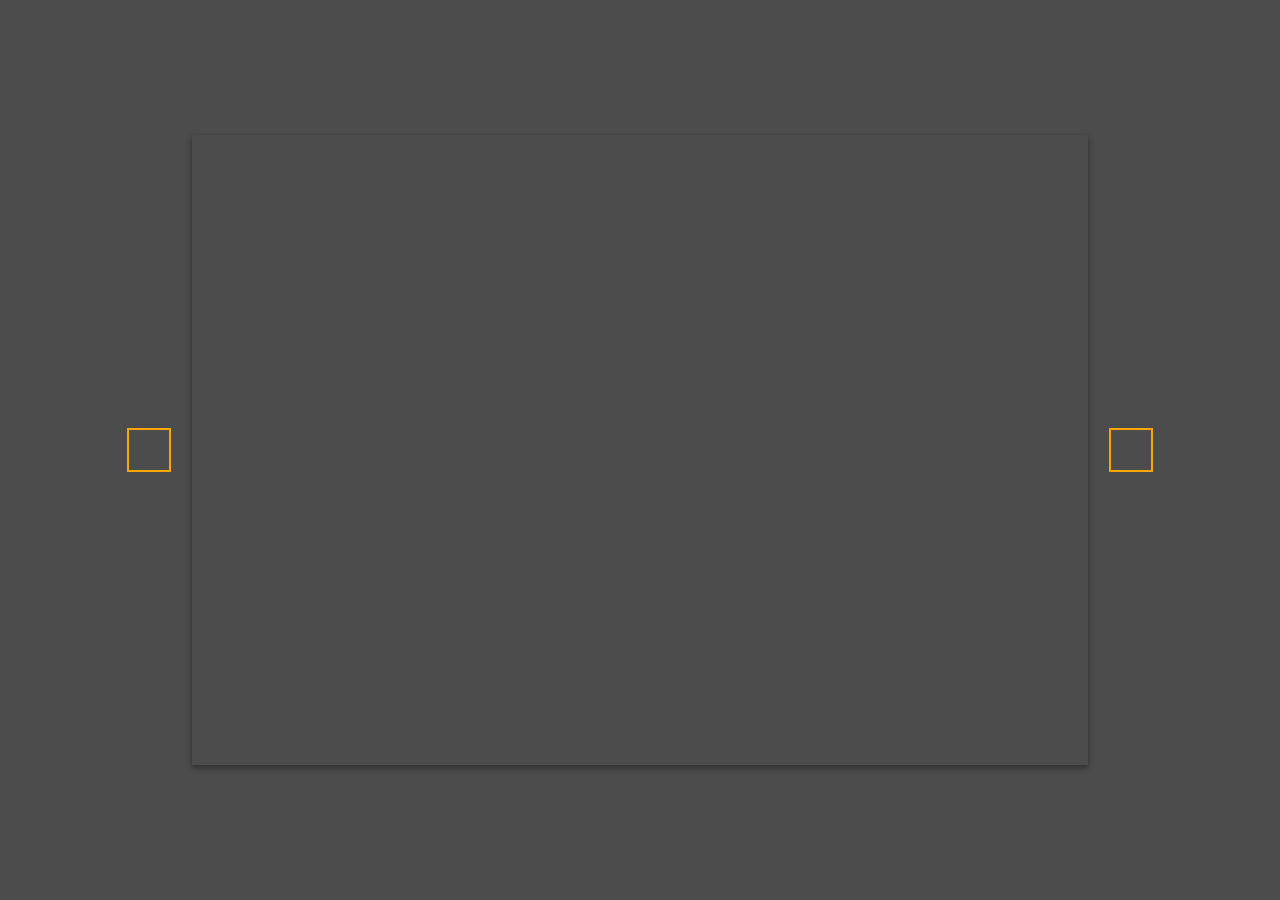
<file: backgroundmover/index.html>
<!DOCTYPE html>
<html lang="en">
  <head>
    <meta charset="UTF-8" />
    <meta name="viewport" content="width=device-width, initial-scale=1.0" />
    <link
      rel="stylesheet"
      href="https://cdnjs.cloudflare.com/ajax/libs/font-awesome/5.14.0/css/all.min.css"
      integrity="sha512-1PKOgIY59xJ8Co8+NE6FZ+LOAZKjy+KY8iq0G4B3CyeY6wYHN3yt9PW0XpSriVlkMXe40PTKnXrLnZ9+fkDaog=="
      crossorigin="anonymous"
    />
    <link rel="stylesheet" href="style.css" />
    <title>Background Slider</title>
  </head>
  <body>
    <div class="slider-container">
      <div
        class="slide active"
        style="
          background-image: url('https://images.unsplash.com/photo-1549880338-65ddcdfd017b?ixlib=rb-1.2.1&ixid=eyJhcHBfaWQiOjEyMDd9&auto=format&fit=crop&w=2100&q=80');
        "
      ></div>
      <div
        class="slide"
        style="
          background-image: url('https://images.unsplash.com/photo-1511593358241-7eea1f3c84e5?ixlib=rb-1.2.1&ixid=eyJhcHBfaWQiOjEyMDd9&auto=format&fit=crop&w=1934&q=80');
        "
      ></div>

      <div
        class="slide"
        style="
          background-image: url('https://images.unsplash.com/photo-1495467033336-2effd8753d51?ixlib=rb-1.2.1&ixid=eyJhcHBfaWQiOjEyMDd9&auto=format&fit=crop&w=2100&q=80');
        "
      ></div>

      <div
        class="slide"
        style="
          background-image: url('https://images.unsplash.com/photo-1522735338363-cc7313be0ae0?ixlib=rb-1.2.1&ixid=eyJhcHBfaWQiOjEyMDd9&auto=format&fit=crop&w=2689&q=80');
        "
      ></div>

      <div
        class="slide"
        style="
          background-image: url('https://images.unsplash.com/photo-1559087867-ce4c91325525?ixlib=rb-1.2.1&ixid=eyJhcHBfaWQiOjEyMDd9&auto=format&fit=crop&w=2100&q=80');
        "
      ></div>

      <button class="arrow left-arrow" id="left">
        <i class="fas fa-arrow-left"></i>
      </button>

      <button class="arrow right-arrow" id="right">
        <i class="fas fa-arrow-right"></i>
      </button>
    </div>
    <script src="script.js"></script>
  </body>
</html>
</file>
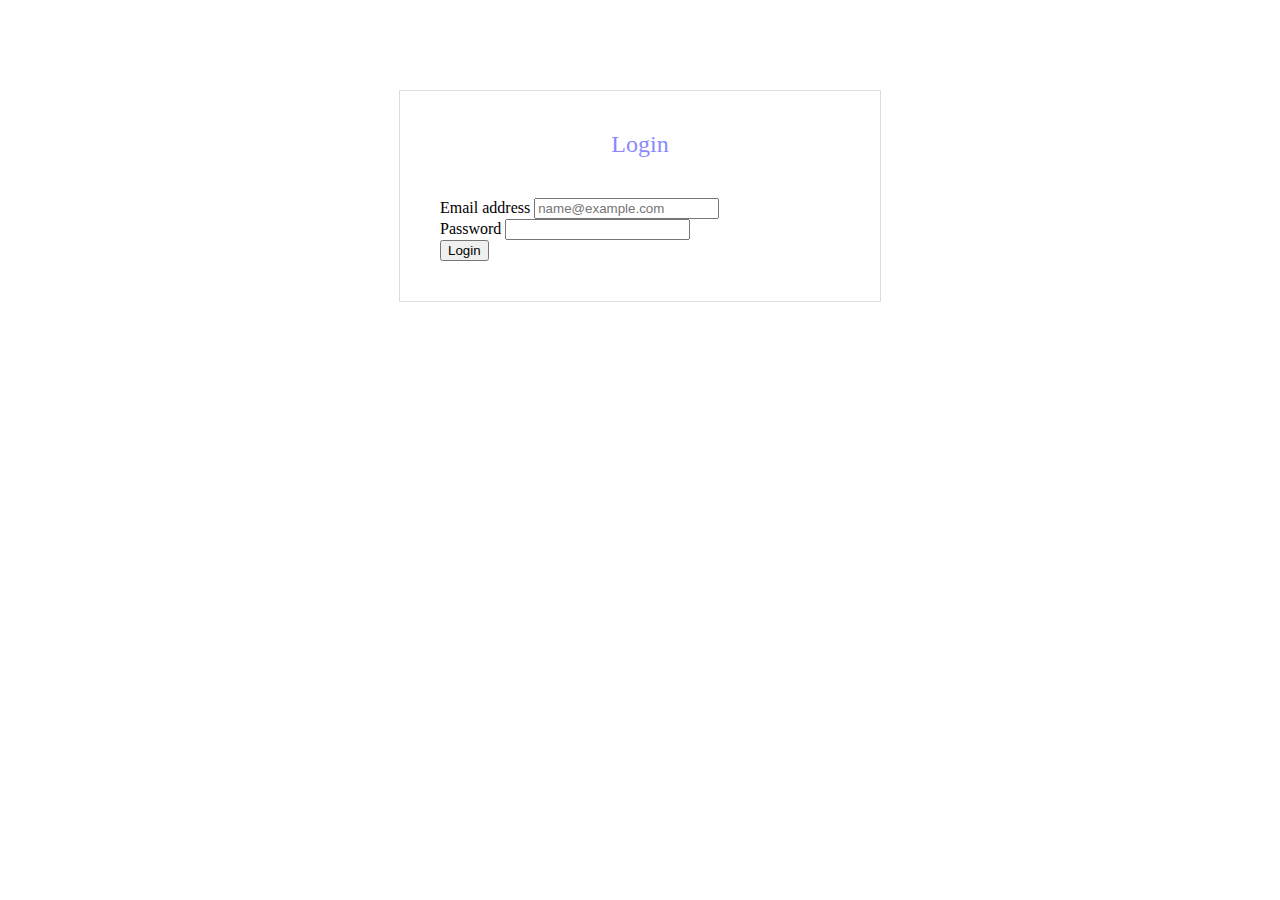
<file: Beginner Javascript Quiz/index.html>
<!DOCTYPE html>
<html lang="en">

<head>
  <meta charset="UTF-8">
  <meta name="viewport" content="width=device-width, initial-scale=1.0">
  <title>Welcome</title>
  <link href="style.css" rel="stylesheet">
  <!-- CSS only -->
  <link href="https://cdn.jsdelivr.net/npm/bootstrap@5.0.2/dist/css/bootstrap.min.css" rel="stylesheet"
    integrity="sha384-EVSTQN3/azprG1Anm3QDgpJLIm9Nao0Yz1ztcQTwFspd3yD65VohhpuuCOmLASjC" crossorigin="anonymous">

</head>

<body>
  <div>

  </div>
  <div class="login-div">
    <div class="title">Login</div>

    <div class="mb-3">
      <label for="email" class="form-label">Email address</label>
      <input type="email" class="form-control" id="email" placeholder="name@example.com">
    </div>
    <div class="mb-3">
      <label for="pass" class="form-label">Password</label>
      <input type="password" class="form-control" id="pass">
    </div>
    <div class="col-auto">
      <button type="submit" class="btn btn-primary" id="login-button">Login</button>
    </div>

  </div>


</body>
<script src="Script.js"></script>

</html>
</file>
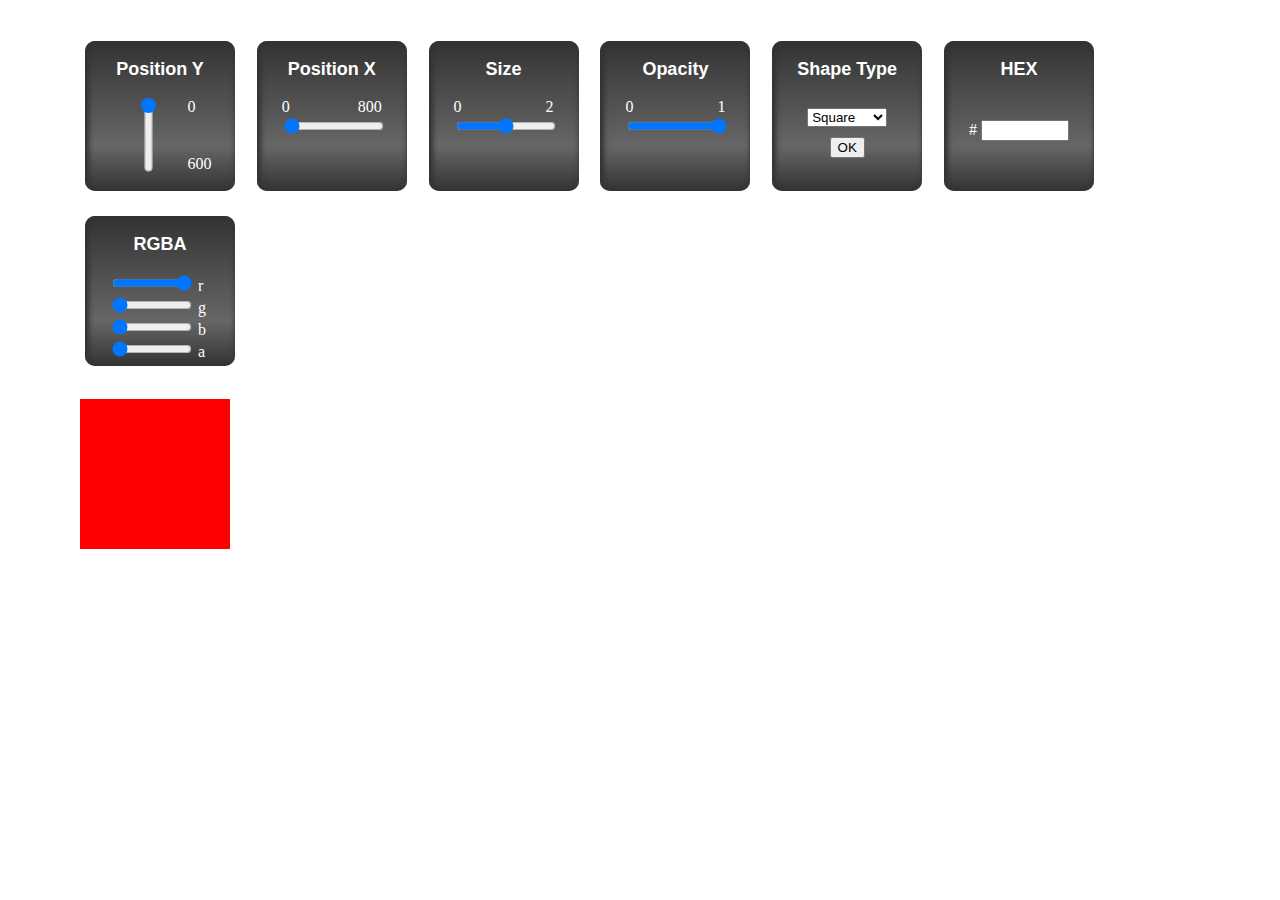
<file: Block-Manupulation/index.html>
<!DOCTYPE html>
<html lang="en">

<head>
    <meta charset="UTF-8">
    <meta http-equiv="X-UA-Compatible" content="IE=edge">
    <meta name="viewport" content="width=device-width, initial-scale=1.0">
    <title>Document</title>
    <link rel="stylesheet" href="style.css">
</head>

<body>

    <div class="menu">
        <div class="block">
            <h3 class="block-heading">Position Y</h3>
            <div class="wrapper vertical">
                <input type="range" name="" id="pos-y" min="0" max="600" value="0">
                <label for="pos-y">
                    <span>0</span>
                    <span>600</span>
                </label>
            </div>
        </div>
        <div class="block">
            <h3 class="block-heading">Position X</h3>
            <div class="wrapper horizontal">
                <label for="pos-x">
                    <span>0</span>
                    <span>800</span>
                </label>
                <input type="range" name="" id="pos-x" min="0" max="600" value="0">

            </div>
        </div>
        <div class="block">
            <h3 class="block-heading">Size</h3>
            <div class="wrapper horizontal">
                <label for="size">
                    <span>0</span>
                    <span>2</span>
                </label>
                <input type="range" name="" id="size" min="0" max="2" step="0.1">

            </div>
        </div>
        <div class="block">
            <h3 class="block-heading">Opacity</h3>
            <div class="wrapper horizontal">
                <label for="opac">
                    <span>0</span>
                    <span>1</span>
                </label>
                <input type="range" name="" id="opac" min="0" max="1" step="0.01" value="1">

            </div>
        </div>
        <div class="block">
            <h3 class="block-heading">Shape Type</h3>
            <div class="wrapper center">
                <select name="" id="shape-select">
                    <option value="1">Square</option>
                    <option value="2">Cricle</option>
                    <option value="3">Rhombus</option>
                </select>
                <button id="ok-shape">OK</button>
            </div>
        </div>
        <div class="block">
            <h3 class="block-heading">HEX</h3>
            <div class="wrapper hex-container">

                <label for="hex">#</label>
                <input type="text" name="" id="hex">
            </div>
        </div>
        <div class="block" id="responsible">
            <h3 class="block-heading">RGBA</h3>
            <div class="wrapper rgba-container">
                <input type="range" name="" id="rgba-r" min="0" max="255" value="255">
                <label for="rgba-r">r</label>
                <input type="range" name="" id="rgba-g" min="0" max="255" value="0">
                <label for="rgba-g">g</label>
                <input type="range" name="" id="rgba-b" min="0" max="255" value="0">
                <label for="rgba-b">b</label>
                <input type="range" name="" id="rgba-a" min="0" max="255" value="1">
                <label for="rgba-a">a</label>
            </div>
        </div>
    </div>
    <div class="container">
        <div id="block"></div>
    </div>

    <script src="script.js"></script>
</body>

</html>
</file>
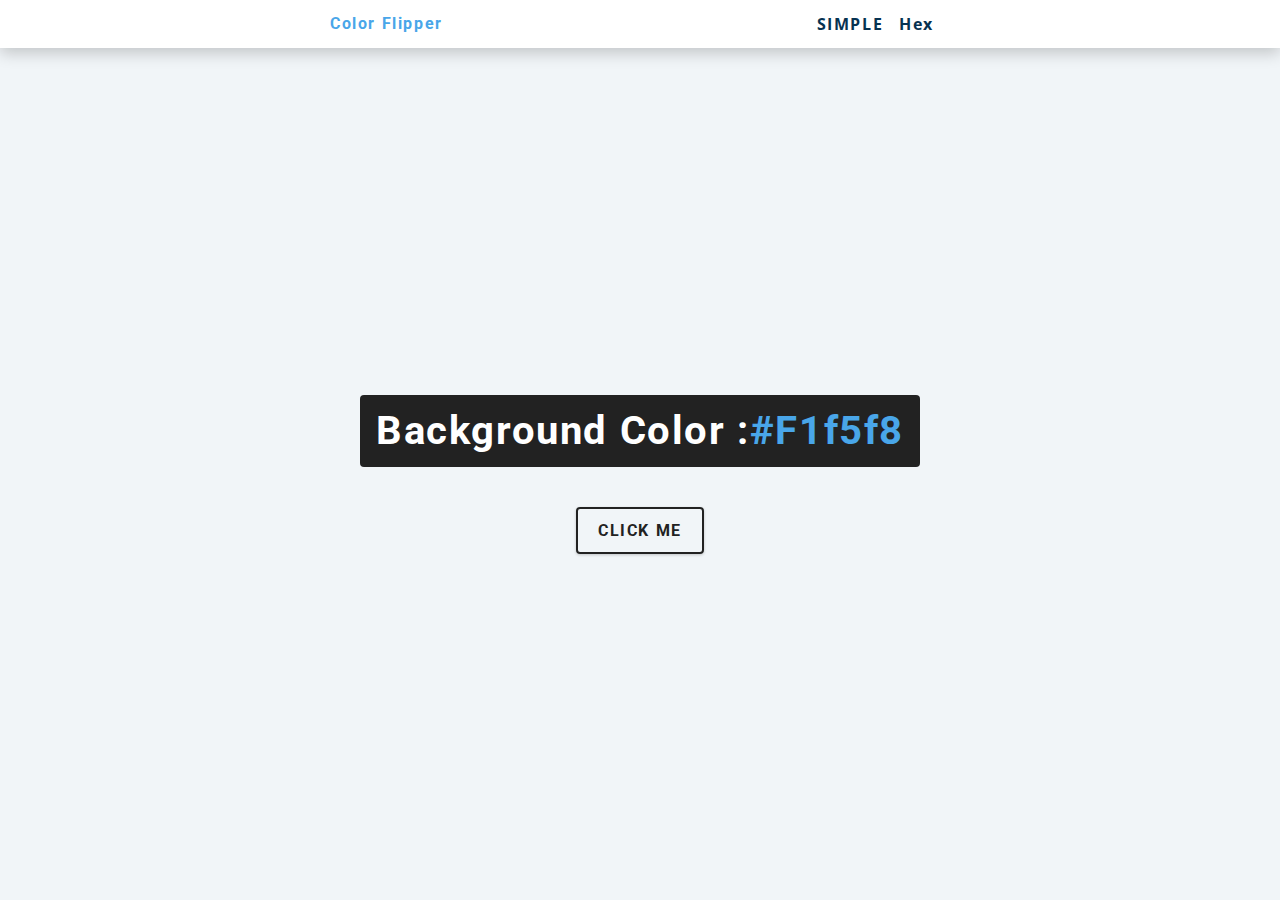
<file: COLOR FLIPPER/index.html>
<!DOCTYPE html>
<html lang="en">
<!-- THIS IS INDEX -->

<head>
    <meta charset="UTF-8" />
    <meta http-equiv="X-UA-Compatible" content="IE=edge" />
    <meta name="viewport" content="width=device-width, initial-scale=1.0" />
    <title>COLOR FLIPPER || SIMPLE</title>
    <link rel="stylesheet" href="styles.css" />
</head>

<body>
    <nav>
        <div class="nav-center">
            <h4>Color Flipper</h4>
            <ul class="nav-links">
                <li>
                    <a href="index.html">SIMPLE</a>
                </li>
                <li>
                    <a href="hex.html">Hex</a>
                </li>
            </ul>
        </div>
    </nav>
    <main>
        <div class="container">
            <h2>Background Color :<span class="color">#f1f5f8</span></h2>
            <button class="btn btn-hero" id="btn">CLick Me</button>
        </div>
    </main>
    <script src="app.js"></script>
</body>

</html>
</file>
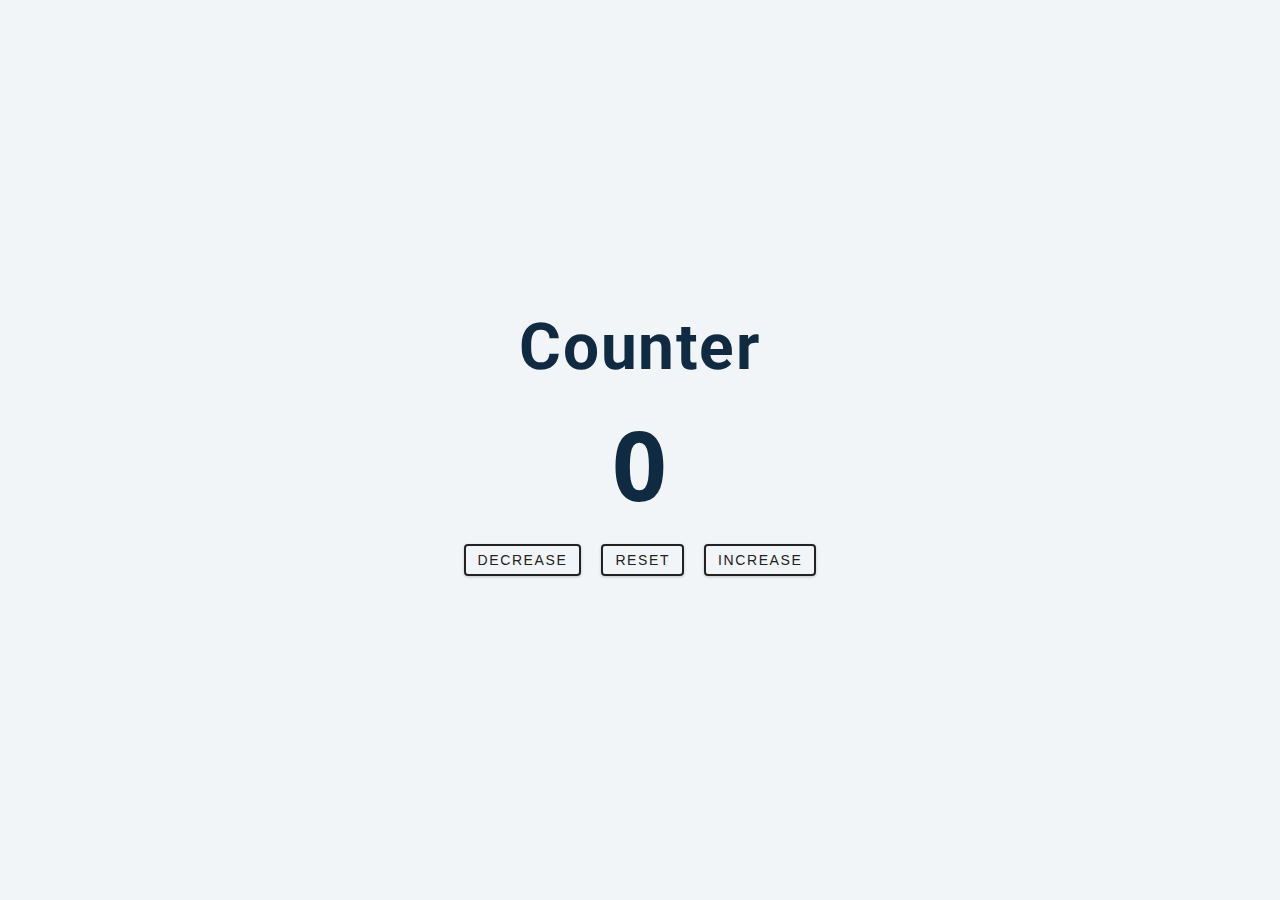
<file: counter/index.html>
<!DOCTYPE html>
<html lang="en">
  <head>
    <meta charset="UTF-8" />
    <meta name="viewport" content="width=device-width, initial-scale=1.0" />
    <title>Counter</title>

    <!-- styles -->
    <link rel="stylesheet" href="styles.css" />
  </head>
  <body>
    <main>
      <div class="container">
        <h1>counter</h1>
        <span id="value">0</span>
        <div class="button-container">
          <button class="btn decrease">decrease</button>
          <button class="btn reset">reset</button>
          <button class="btn increase">increase</button>
        </div>
      </div>
    </main>
    <!-- javascript -->
    <script src="app.js"></script>
  </body>
</html>
</file>
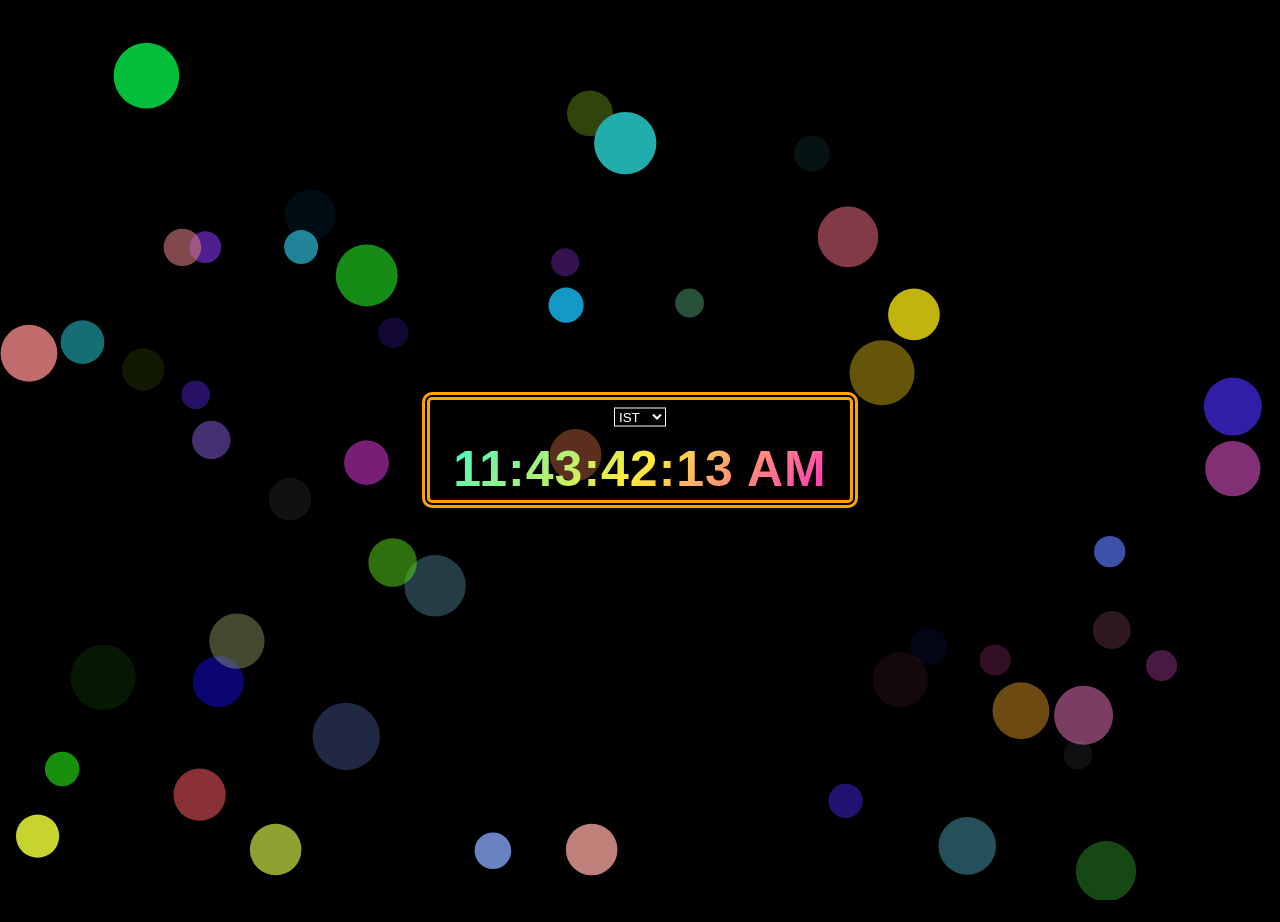
<file: Digital-Clock(JS)/index.html>
<!-- Hi this is simple digital clock with glowing effect made with a little css and js  -->


<!DOCTYPE html>
<html lang="en" dir="ltr">

<head>
  <meta charset="utf-8">
  <title>Digital Clock</title>
  <link rel="stylesheet" href="css/style.css">
</head>

<body>
  <canvas id="canvas"></canvas>
  <div class="center">
    <div  class="wrapper">
      <div class="display">
        <div class="timezone">
          <select name="TimeZone" id="TimeZone">
          
          </select>
        </div>
        <div id="time"></div>
      </div>
    </div>
  </div>
  
 main
  <script src="script.js"></script>

  <script>
   


    console.log("Hello World");

    var canvas = document.getElementById("canvas");
    var c = canvas.getContext("2d");
    var tx = window.innerWidth;
    var ty = window.innerHeight;
    canvas.width = tx;
    canvas.height = ty;
    //c.lineWidth= 5;
    //c.globalAlpha = 0.5;

    var mousex = 0;
    var mousey = 0;

    addEventListener("mousemove", function() {
      mousex = event.clientX;
      mousey = event.clientY;
    });


    var grav = 0.99;
    c.strokeWidth=5;
    function randomColor() {
      return (
        "rgba(" +
        Math.round(Math.random() * 250) +
        "," +
        Math.round(Math.random() * 250) +
        "," +
        Math.round(Math.random() * 250) +
        "," +
        Math.ceil(Math.random() * 10) / 10 +
        ")"
      );
    }

    function Ball() {
      this.color = randomColor();
      this.radius = Math.random() * 20 + 14;
      this.startradius = this.radius;
      this.x = Math.random() * (tx - this.radius * 2) + this.radius;
      this.y = Math.random() * (ty - this.radius);
      this.dy = Math.random() * 2;
      this.dx = Math.round((Math.random() - 0.5) * 10);
      this.vel = Math.random() /5;
      this.update = function() {
        c.beginPath();
        c.arc(this.x, this.y, this.radius, 0, 2 * Math.PI);
        c.fillStyle = this.color;
        c.fill();
        //c.stroke();
      };
    }

    var bal = [];
    for (var i=0; i<50; i++){
        bal.push(new Ball());
    }

    function animate() {    
      if (tx != window.innerWidth || ty != window.innerHeight) {
        tx = window.innerWidth;
        ty = window.innerHeight;
        canvas.width = tx;
        canvas.height = ty;
      }
      requestAnimationFrame(animate);
      c.clearRect(0, 0, tx, ty);
      for (var i = 0; i < bal.length; i++) {
        bal[i].update();
        bal[i].y += bal[i].dy;
        bal[i].x += bal[i].dx;
        if (bal[i].y + bal[i].radius >= ty) {
          bal[i].dy = -bal[i].dy * grav;
        } else {
          bal[i].dy += bal[i].vel;
        }    
        if(bal[i].x + bal[i].radius > tx || bal[i].x - bal[i].radius < 0){
            bal[i].dx = -bal[i].dx;
        }
        if(mousex > bal[i].x - 20 && 
          mousex < bal[i].x + 20 &&
          mousey > bal[i].y -50 &&
          mousey < bal[i].y +50 &&
          bal[i].radius < 70){
            //bal[i].x += +1;
            bal[i].radius +=5; 
          } else {
            if(bal[i].radius > bal[i].startradius){
              bal[i].radius += -5;
            }
          }
          
        //forloop end
        }
    //animation end
    }

    animate();

    setInterval(function() {
      bal.push(new Ball());
      bal.splice(0, 1);
    }, 400);


  </script>

</body>

</html>
</file>
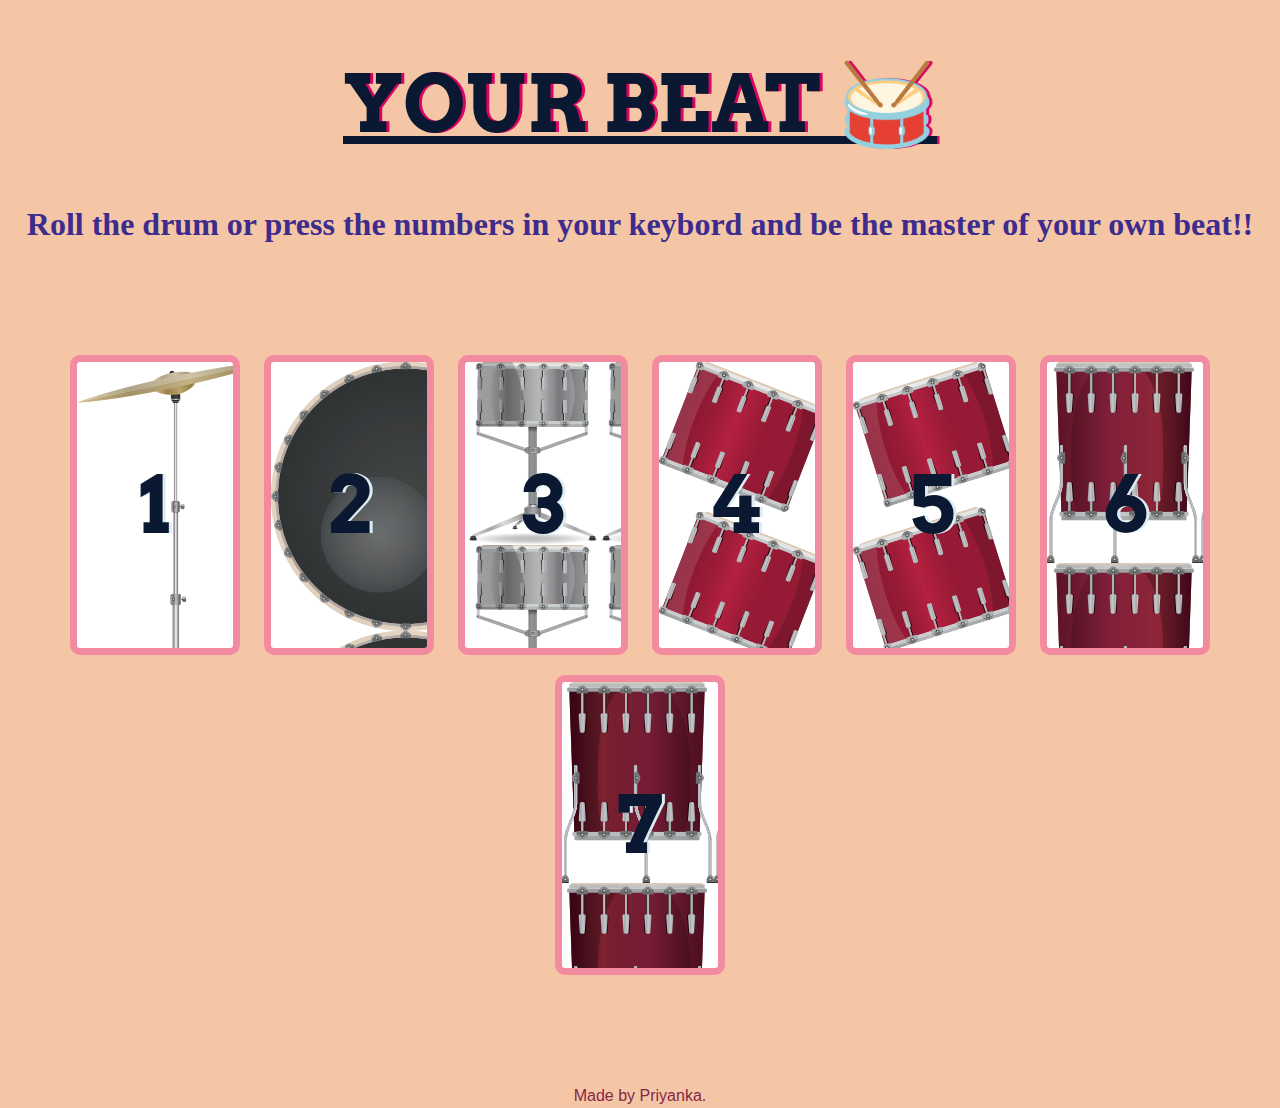
<file: Drumbeat game/index.html>
<!DOCTYPE html>
<html lang="en" dir="ltr">

<head>
  <meta charset="utf-8">
  <title>Drum Kit</title>
  <link rel="stylesheet" href="styles.css">
  <link href="https://fonts.googleapis.com/css?family=Arvo" rel="stylesheet">
</head>

<body>

  <h1 id="title"><u>YOUR BEAT 🥁</u></h1>
  <h4 class ="animate">Roll the drum or press the numbers in your keybord and be the master of your own beat!!</h4>
  <div class="set">
    <button class="w drum">1</button>
    <button class="a drum">2</button>
    <button class="s drum">3</button>
    <button class="d drum">4</button>
    <button class="j drum">5</button>
    <button class="k drum">6</button>
    <button class="l drum">7</button>
  </div>
<script src="index.js" charset="utf-8"></script>
</body>
<footer>
  Made by Priyanka.
</footer>
</html>
</file>
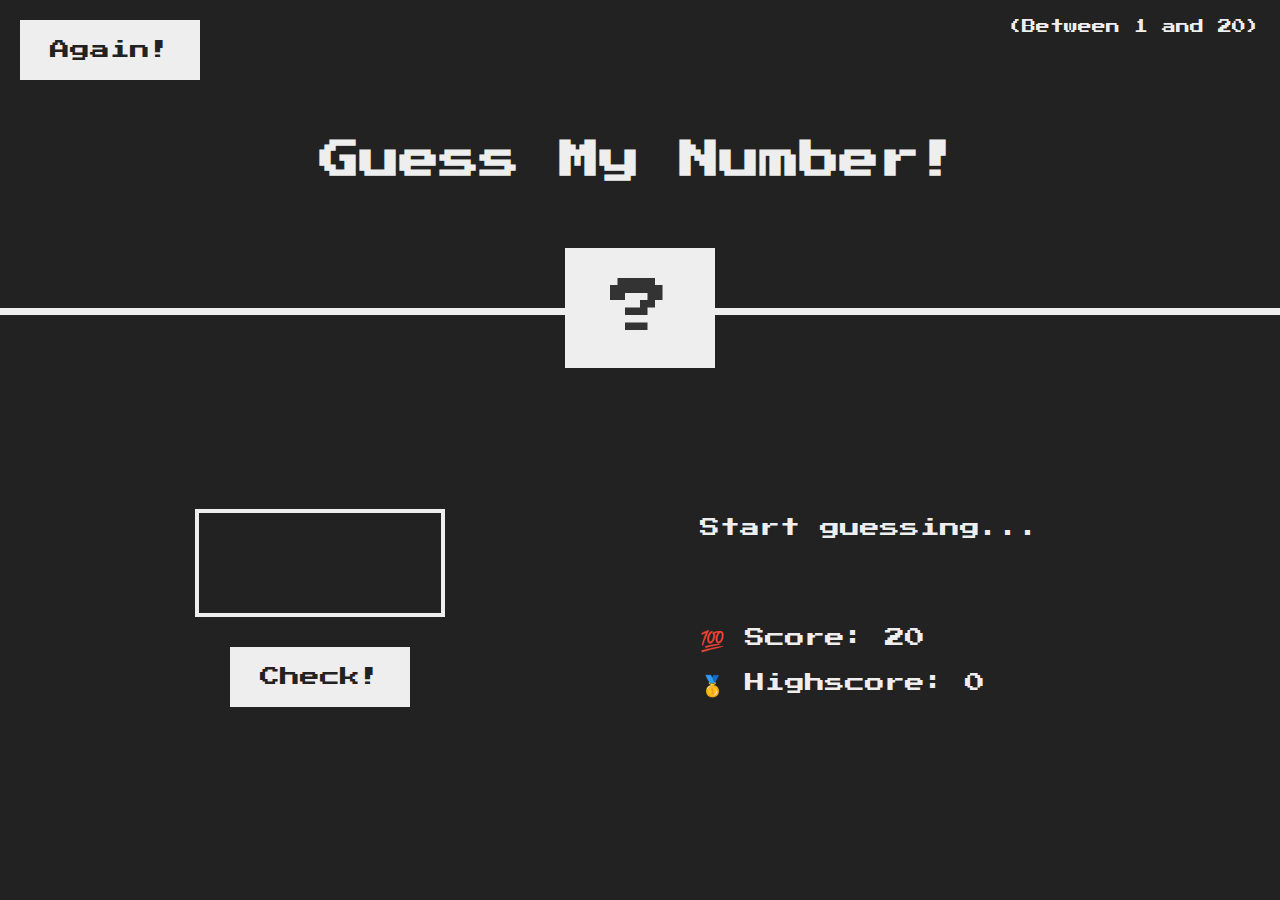
<file: Guess game/index.html>
<!DOCTYPE html>

<html lang="en">

<head>
    <meta charset="UTF-8" />
    <meta name="viewport" content="width=device-width, initial-scale=1.0" />
    <meta http-equiv="X-UA-Compatible" content="ie=edge" />
    <link rel="stylesheet" href="style.css" />
    <title>Guess My Number!</title>
</head>

<body>
    <header>
        <h1>Guess My Number!</h1>
        <p class="between">(Between 1 and 20)</p>
        <button class="btn again">Again!</button>
        <div class="number">?</div>
    </header>
    <main>
        <section class="left">
            <input type="number" class="guess" />
            <button class="btn check">Check!</button>
        </section>

        <section class="right">
            <p class="message">Start guessing...</p>
            <p class="label-score">💯 Score: <span class="score">20</span></p>
            <p class="label-highscore">
                🥇 Highscore: <span class="highscore">0</span>
            </p>
        </section>
    </main>
    <script src="script.js"></script>
    <!-- DRY - DONT REPEAT YOURSELF -->
</body>

</html>
</file>
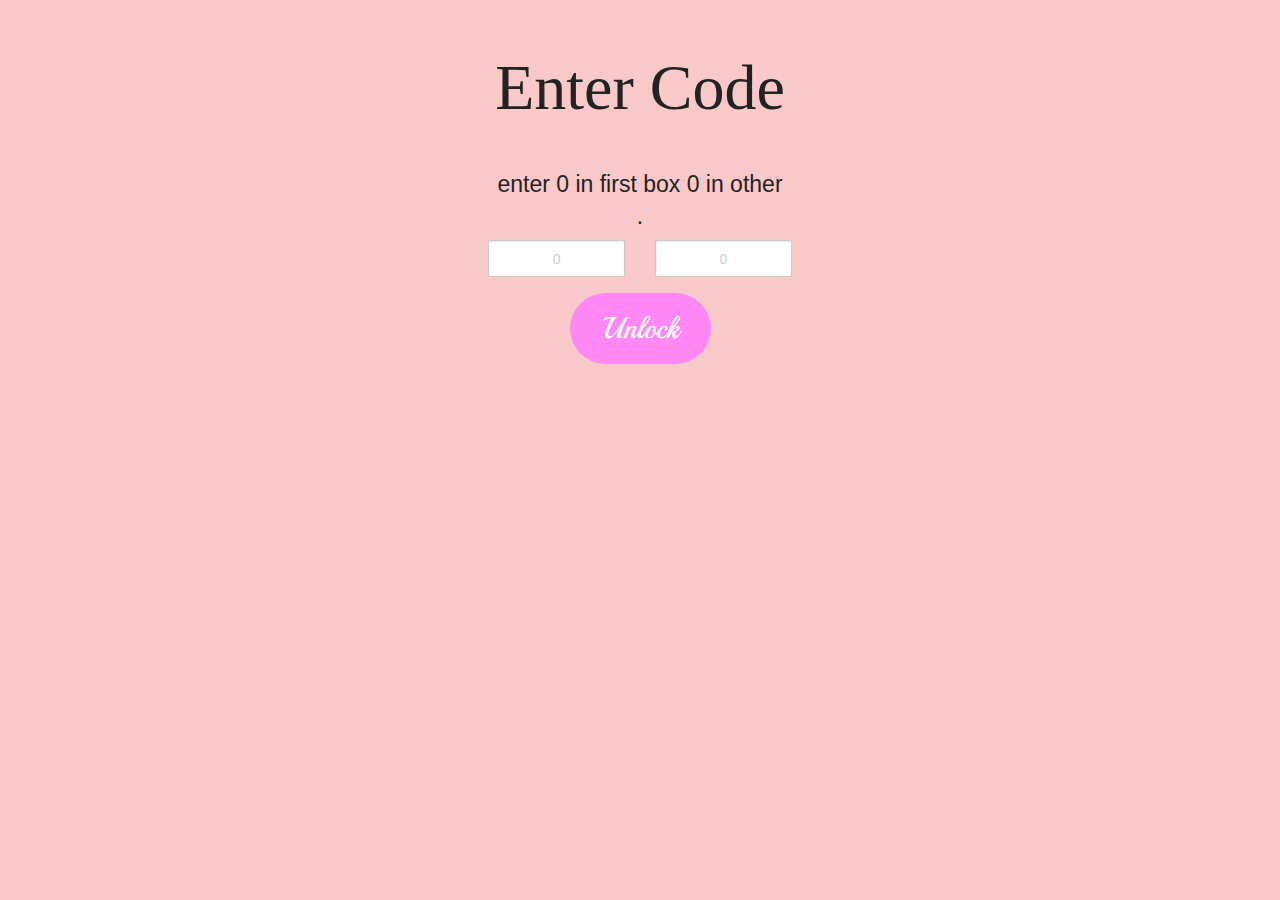
<file: hackathon template/index.html>
<!DOCTYPE html>
<html lang="en">
<meta name="viewport" content="width=device-width, initial-scale=1.0" />
<head>
	<meta charset="UTF-8">
	<title>Lockosite</title>
	<link rel="stylesheet" href="css/foundation.css" />
	<link rel="stylesheet" href="css/animate.css" />
	<link rel="stylesheet" href="css/style.css" />
    <script src="js/vendor/modernizr.js"></script>
</head>
<body>
	<div class="section1">
		<div class="row">
			<div class="columns medium-12 text-center congratulation-text">
				Hello Techno enthusiast!
				<div class="wish">
				&#10084;&#65039
				</div>
				<div class="rtext">
			Hello,isn't it all amazing hackathon?
			</div>
			
		</div>
		</div>
		<div class="login-form">
			<div class="row">
				<div class="columns medium-12 text-center">
					<h2>Enter Code</h2>
					<br>
					<h4>enter 0 in first box 0 in other<br>
						.</h4>
				</div>
			</div>
			<div class="row">
				<div class="columns medium-offset-4 medium-2">
					<input type="text" name="code[]" placeholder="0" maxlength="1" class="code text-center">
				</div>
				<div class="columns medium-2 end">
					<input type="text" name="code[]" placeholder="0" maxlength="1" class="code text-center">
				</div>
			</div>
			<div class="row">
				<div class="columns medium-12 text-center">
					<div id="textMachine">
						<div>
							<span class=" text-error">
								Wrong Code<img src="img/fail1.png" alt="" class="fix-size">
							</span>
						</div>
						<div>
							<span class=" text-error">
								Wrong Code<img src="img/fail2.png" alt="" class="fix-size">
							</span>
						</div>
						<div>
							<span class=" text-error">
								Wrong Code<img src="img/fail3.png" alt="" class="fix-size">
							</span>
						</div>
						<div>
							<span class="success">
								Success !!<img src="img/success.png" alt="" class="fix-size">
							</span>
						</div>
					</div>
				</div>
			</div>
			<div class="row">
				<div class="columns medium-12 text-center">
					<button id="unlock" class="round pink">
						Unlock
					</button>
				</div>
			</div>
		</div>
	</div>

	<div class="success-area">
		<div class="section2">
			<div class="row">
				<div class="columns medium-12 wow fadeIn"
			    		data-wow-duration="2s" data-wow-delay="0.1s">
					<img src="img/hbd.png" alt="">
					<p>
						Technology is best when it brings people together.&#128513
					</p>
					<p>
						It has become appallingly obvious that our technology has exceeded our humanity.
					</p>
				</div>
			</div>
		</div>
		<div class="section3">
			<div class="row">
				<div class="columns medium-12 wow fadeIn" data-wow-duration="2s" data-wow-delay="0.1s">
					<h2>&#10084;&#65039 Daedarus &#10084;&#65039</h2>
				</div>
			</div>
			<div class="row">
				<div class="columns medium-6 paragraph wow fadeInLeft" data-wow-duration="2s" data-wow-delay="0.1s">
					It is only when they go wrong that machines remind you how powerful they are.
				</div>
				<div class="columns medium-6 text-center wow fadeInRight" data-wow-duration="2s" data-wow-delay="0.1s">
					<div class="polaroids">
					  	<ul>
						    <li>
						      <a title="I &#10084;&#65039 The Web as I envisaged it, we have not seen it yet.
							  &#128514 " href="#">
						      <img alt="" src="img/tech.jpg">
						      </a><span class="pin"></span>
						    </li>
						</ul>
					</div>
				</div>
			</div>
		</div>
		<div class="section4">
			<div class="row">
				<div class="columns medium-12 wow fadeIn" data-wow-duration="2s" data-wow-delay="0.1s">
					<h2>Cutie</h2>
				</div>
			</div>
			<div class="row">

				<div class="columns medium-6 wow paragraph fadeInRight" data-wow-duration="2s" data-wow-delay="0.1s">
					If future generations are to remember us more with gratitude than sorrow, we must achieve more than just the miracles of technology. We must also leave them a glimpse of the world as it was created, not just as it looked when we got through with it.
					&#128175;/ 	
					&#128175;. If it keeps up, man will atrophy all his limbs but the push-button finger.
				</div>
				<div class="columns medium-6 text-center wow fadeInLeft" data-wow-duration="2s" data-wow-delay="0.1s">
					<div class="polaroids">
					  	<ul>
						    <li>
						      <a title="&#128536 " >
						      <img alt="" src="img/te.jpg">
						      </a><span class="pin"></span>
						    </li>
						</ul>
					</div>
				</div>
			</div>
		</div>
		<div class="section5">
			<div class="row">
				<div class="columns medium-12 wow fadeIn">
					<h2>Hackathon love!</h2>
				</div>
			</div>
			<div class="row">
				<div class="columns medium-6 wow paragraph fadeInLeft" data-wow-duration="2s" data-wow-delay="0.1s">
					I'm not attached to a certain scene. There was certain music - and techno was a part of it - that really formulated something for me, that really was a direct connection to what I experienced in my life. Going to parties and listening to techno at home helped form my musical identity. And that changed throughout my life.
					&#129419; 	
					&#129419;" Once a new technology rolls over you, if you're not part of the steamroller, you're part of the road.
					<br>
					<br>
					<br>
					
					<div class="forever">
						Technology is a useful servant but a dangerous master.
					</div>
				<div class="columns medium-6 text-center wow fadeInRight" data-wow-duration="2s" data-wow-delay="0.1s">
					<div class="polaroids">
					  	<ul>
						    <li>
						      <a title="&#128539">
						      <img alt="" src="img/daedarus.jpg">
						      </a><span class="pin"></span>
						    </li>
						</ul>
					</div>
				</div>
			</div>
		</div>
		<div class="section6">
			
			
			</div>
		</div>
	</div>




    <script src="js/vendor/jquery.js"></script>
    <script src="js/foundation.min.js"></script>
    <script src="js/wow.js"></script>
    <script src="js/slotmachine.min.js"></script>
    <script>
      $(document).foundation();
      new WOW().init();
      $('.section1').css({
      	width: $(window).width(),
      	height: $(window).height()
      })
      // Polaroid img
      $(".polaroids li a").on("mouseenter", function() {
      	var isRunning = $(this).data("isRunning");
      	if (!isRunning) {
      		$(this).data("isRunning", true);
      		var $this = $(this).addClass("shake");
      		setTimeout(function() {
      			$this.removeClass("shake");
      			$this.data("isRunning", false);
      		}, 4500);
      	}
      });




      (function() {
          var link_element = document.createElement("link"),
              s = document.getElementsByTagName("script")[0];
          if (window.location.protocol !== "http:" && window.location.protocol !== "https:") {
              link_element.href = "http:";
          }
          link_element.href += "//fonts.googleapis.com/css?family=Playball:400";
          link_element.rel = "stylesheet";
          link_element.type = "text/css";
          s.parentNode.insertBefore(link_element, s);



          // control unlock button



          var number = 0;

          $('#unlock').on('click', function(event) {
          		event.preventDefault();
          		event.stopPropagation();

          		$('#textMachine').css('display', 'inline-block');
          		var code = '';
          		$.each($('.code'), function(i, v) {
          			code += $(v).val();
          		});


          		if(code == '00')
          		{
          			// success
          			var machine = $('#textMachine').slotMachine({
		      	  		active: 0,
		      	  		delay: 500,
		      	  		randomize : function(activeElementIndex){
							return 3;
						}
			      	});

			      	machine.setRandomize(3);

			      	machine.shuffle(5, function(){
						answerCorrect();
					});
          		} else {

          			if(number == 3) { number = 0; }

          			// fail
          			var machine = $('#textMachine').slotMachine({
		      	  		active: 1,
		      	  		delay: 500,
		      	  		randomize : function(activeElementIndex){
							return number;
						}
			      	});

			      	machine.shuffle(5, function(){
						number++;
					});
          		}
          });

          var answerCorrect = function() {
          		$('.login-form').fadeOut();
          		$('.congratulation-text').fadeIn();
          		$('.success-area').css('display','block');
          };

      })();
    </script>
</body>
</html>
</file>
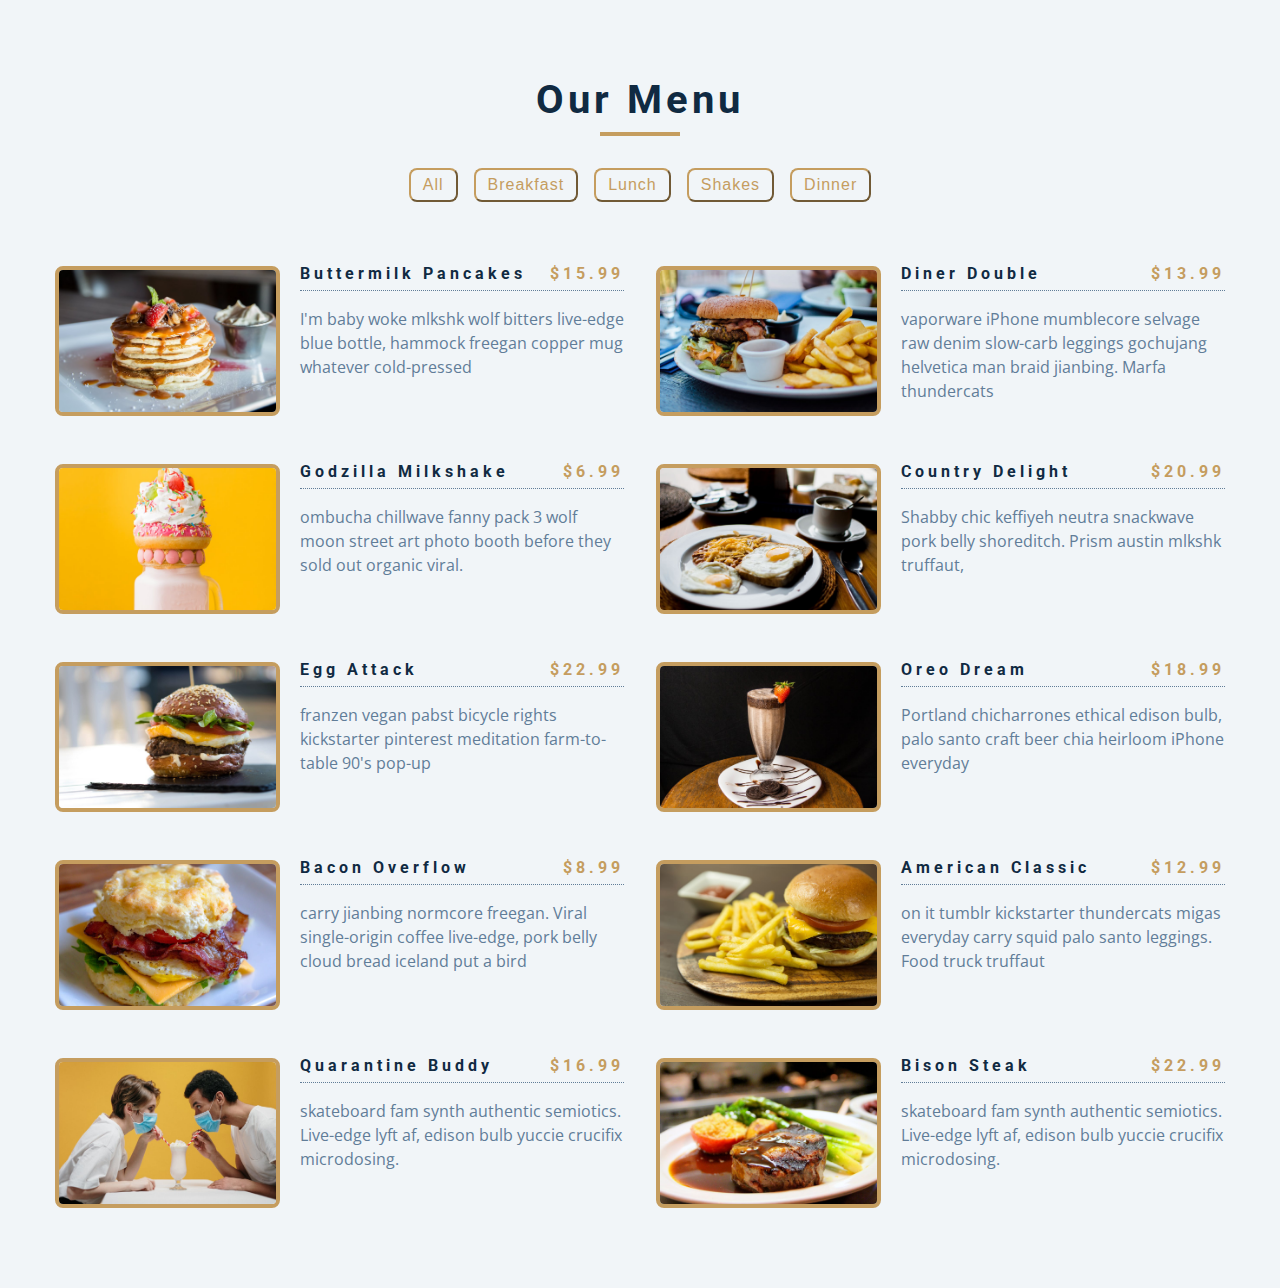
<file: menuroutine/index.html>
<!DOCTYPE html>
<html lang="en">
  <head>
    <meta charset="UTF-8" />
    <meta name="viewport" content="width=device-width, initial-scale=1.0" />
    <title>Menu</title>
    <!-- font-awesome -->
    <link
      rel="stylesheet"
      href="https://cdnjs.cloudflare.com/ajax/libs/font-awesome/5.14.0/css/all.min.css"
    />
    <!-- styles -->
    <link rel="stylesheet" href="styles.css" />
  </head>
  <body>
    <section class="menu">
      <!-- title -->
      <div class="title">
        <h2>our menu</h2>
        <div class="underline"></div>
      </div>
      <!-- filter buttons -->
      <div class="btn-container">
        <!-- <button type="button" class="filter-btn" data-id="all">all</button>
        <button type="button" class="filter-btn" data-id="breakfast">
          breakfast
        </button>
        <button type="button" class="filter-btn" data-id="lunch">lunch</button>
        <button type="button" class="filter-btn" data-id="shakes">
          shakes
        </button> -->
      </div>
      <!-- menu items -->
      <div class="section-center">
        <!-- single item -->
        <article class="menu-item">
          <img src="./menu-item.jpeg" alt="menu item" class="photo" />
          <div class="item-info">
            <header>
              <h4>buttermilk pancakes</h4>
              <h4 class="price">$15</h4>
            </header>
            <p class="item-text">
              Lorem ipsum dolor sit amet consectetur adipisicing elit.
              Repudiandae, sint quam. Et reprehenderit fugiat nesciunt inventore
              laboriosam excepturi! Quo, officia.
            </p>
          </div>
        </article>
        <!-- end of single item -->
        <!-- single item -->
        <article class="menu-item">
          <img src="./menu-item.jpeg" alt="menu item" class="photo" />
          <div class="item-info">
            <header>
              <h4>buttermilk pancakes</h4>
              <h4 class="price">$15</h4>
            </header>
            <p class="item-text">
              Lorem ipsum dolor sit amet consectetur adipisicing elit.
              Repudiandae, sint quam. Et reprehenderit fugiat nesciunt inventore
              laboriosam excepturi! Quo, officia.
            </p>
          </div>
        </article>
        <!-- end of single item -->
        <!-- single item -->
        <article class="menu-item">
          <img src="./menu-item.jpeg" alt="menu item" class="photo" />
          <div class="item-info">
            <header>
              <h4>buttermilk pancakes</h4>
              <h4 class="price">$15</h4>
            </header>
            <p class="item-text">
              Lorem ipsum dolor sit amet consectetur adipisicing elit.
              Repudiandae, sint quam. Et reprehenderit fugiat nesciunt inventore
              laboriosam excepturi! Quo, officia.
            </p>
          </div>
        </article>
        <!-- end of single item -->
      </div>
    </section>
    <!-- javascript -->
    <script src="app.js"></script>
  </body>
</html>
</file>
<file: backgroundmover/style.css>
@import url('https://fonts.googleapis.com/css2?family=Roboto:wght@400;700&display=swap');

* {
  box-sizing: border-box;
}

body {
  font-family: 'Roboto', sans-serif;
  display: flex;
  flex-direction: column;
  align-items: center;
  justify-content: center;
  height: 100vh;
  overflow: hidden;
  margin: 0;
  background-position: center center;
  background-size: cover;
  transition: 0.4s;
}

body::before {
  content: '';
  position: absolute;
  top: 0;
  left: 0;
  width: 100%;
  height: 100vh;
  background-color: rgba(0, 0, 0, 0.7);
  z-index: -1;
}

.slider-container {
  box-shadow: 0 3px 6px rgba(0, 0, 0, 0.16), 0 3px 6px rgba(0, 0, 0, 0.23);
  height: 70vh;
  width: 70vw;
  position: relative;
  overflow: hidden;
}

.slide {
  opacity: 0;
  height: 100vh;
  width: 100vw;
  background-position: center center;
  background-size: cover;
  position: absolute;
  top: -15vh;
  left: -15vw;
  transition: 0.4s ease;
  z-index: 1;
}

.slide.active {
  opacity: 1;
}

.arrow {
  position: fixed;
  background-color: transparent;
  color: #fff;
  padding: 20px;
  font-size: 30px;
  border: 2px solid orange;
  top: 50%;
  transform: translateY(-50%);
  cursor: pointer;
}

.arrow:focus {
  outline: 0;
}

.left-arrow {
  left: calc(15vw - 65px);
}

.right-arrow {
  right: calc(15vw - 65px);
}
</file>
<file: Beginner Javascript Quiz/style.css>
.login-div{
    width:400px;
    margin: auto;
    margin-top:90px;
    border: 1px solid rgb(221, 221, 221);
    padding: 40px;
}
.title{
    color: rgb(137, 137, 255);
    width:fit-content;
    margin: auto;
    font-size: x-large;
    padding-bottom: 40px;
    font-weight: lighter;
}
.form-div{
    padding-left: 10px;
    margin: 20px;
    display: flex;
    align-items: center;
    flex-direction: column;
}
.form-check-input{
    margin-left: 10px;
}
.next-btn{
    margin: 20px 0px;
    padding: 10px 20px 10px 20px;
    border: none;
    background-color: skyblue;
    border-radius: 4px;
}
#ques-text{
    font-size: 24px;
}
#time{
    font-size: 20px;
}
.form-check-label{
    font-size: 18px;
}
.form-input{
    display: flex;
    flex-direction: column;
}
.form-input-option{
    padding: 10px 20px 10px 20px;
}
#timer-text{
    font-size: 50px;
}
.time-details{
    display: flex;
    align-items: center;
    flex-direction: column;
}
</file>
<file: Block-Manupulation/style.css>
body
{
    margin-left: 60px;
    padding: 20px 0 0 20px;
}
.block
{
    margin: 1vw;
    width: 150px;
    height: 150px;
    background: linear-gradient(to top,#333 0%,#666 30%, #333 100%);
    box-shadow: inset 2px 2px 5px 2px #333;
    border-radius: 10px;
    display: inline-block;
    vertical-align: top;
    color: #fff;
    margin-left: 5px;
}
h3{
    font-family: sans-serif;
    text-align: center;
    font-size: 18px;
}
.vertical
{
    width: 75px;
    height: 75px;
    display: flex;
    align-items: center;
    justify-content: center;
    margin: 0 auto;
}
.vertical input
{
   transform: rotate(90deg);
   width: 75px;
}
.vertical label
{
    display: flex;
    flex-direction: column;
    justify-content: space-between;
    height: 75px;
}
.horizontal
{
    width: 100px;
    margin: 0 auto;
}    
.horizontal input
{
    width: 100px;
}
.horizontal label
{
    width: 100px;
    display: flex;
    justify-content: space-between;
}
.center
{
    height: 70px;
    display: flex;
    flex-direction: column;
    justify-content: center;
    align-items: center;
}
#ok-shape
{
    margin-top: 10px;
}
.hex-container
{
   margin: 40px auto 0;
    width: 100px;
}
#hex
{
    width: 80px;
}
#responsible{
    margin: 1vw;
    width: 150px;
    height: 150px;
    background: linear-gradient(to top,#333 0%,#666 30%, #333 100%);
    box-shadow: inset 2px 2px 5px 2px #333;
    border-radius: 10px;
    display: inline-block;
    vertical-align: top;
    color: #fff;
    margin-left: 5px;

}
.rgba-container 
{
    width: 100px;
    margin: 0 auto;
}
.rgba-container input
{
    width: 80px;
}
.container{
     margin-top: 20px;
}
#block
{
    position: relative;
    width: 150px;
    height: 150px;
    background-color: red;
}
@media only screen and (
    max-width : 760px )
 {
        .block{
        margin: 1vw;
        width: 20vw;
        height: 20vh;
        background: linear-gradient(to top,#333 0%,#666 30%, #333 100%);
        box-shadow: inset 2px 2px 5px 2px #333;
        border-radius: 10px;
        display: inline-block;
        vertical-align: top;
        color: #fff;
        margin-left: 5px;

    }
    h3{
        font-family: sans-serif;
        text-align: center;
        font-size: 3vw;
    }
    .vertical
    {
        width: 20vw;
        height: 5vh;
        display: flex;
        align-items: center;
        justify-content: center;
        margin: 0 auto;
    }
    .vertical input
    {
       transform: rotate(90deg);
       width: 10vw;
    }
    .vertical label
    {
        display: flex;
        flex-direction: column;
        justify-content: space-between;
        height: 10vh;
    }
    .horizontal
    {
        width: 16vw;
        margin: 0 auto;
    }    
    .horizontal input
    {
        width: 14vw;
    }
    .horizontal label
    {
        width: 16vw;
        display: flex;
        justify-content: space-between;
    }
    .center
    {
        height: 6vh;
        display: flex;
        flex-direction: column;
        justify-content: center;
        align-items: center;
    }
    #ok-shape
    {
        height: 6vh;
        margin-top: 2vh;
    }
    .hex-container
    {
       margin: 1vh auto 0;
        width: 13vw;
    }
    #hex
    {
        width: 10vw;
    }
    #responsible{
        height: 28vw !important;
    }
    .rgba-container 
    {
        width: 22vw;
        margin: 0 2vw;
    }
    .rgba-container input
    {
        width: 12vw;
    }
    .container{
         margin-top: 10vh;
    }
    #block
    {
        position: relative;
        width: 150px;
        height: 150px;
        background-color: red;
    }
}
</file>
<file: COLOR FLIPPER/styles.css>
/*
=============== 
Fonts
===============
*/

@import url("https://fonts.googleapis.com/css?family=Open+Sans|Roboto:400,700&display=swap");

/*
=============== 
Variables
===============
*/

:root {
    /* dark shades of primary color*/
    --clr-primary-1: hsl(205, 86%, 17%);
    --clr-primary-2: hsl(205, 77%, 27%);
    --clr-primary-3: hsl(205, 72%, 37%);
    --clr-primary-4: hsl(205, 63%, 48%);
    /* primary/main color */
    --clr-primary-5: hsl(205, 78%, 60%);
    /* lighter shades of primary color */
    --clr-primary-6: hsl(205, 89%, 70%);
    --clr-primary-7: hsl(205, 90%, 76%);
    --clr-primary-8: hsl(205, 86%, 81%);
    --clr-primary-9: hsl(205, 90%, 88%);
    --clr-primary-10: hsl(205, 100%, 96%);
    /* darkest grey - used for headings */
    --clr-grey-1: hsl(209, 61%, 16%);
    --clr-grey-2: hsl(211, 39%, 23%);
    --clr-grey-3: hsl(209, 34%, 30%);
    --clr-grey-4: hsl(209, 28%, 39%);
    /* grey used for paragraphs */
    --clr-grey-5: hsl(210, 22%, 49%);
    --clr-grey-6: hsl(209, 23%, 60%);
    --clr-grey-7: hsl(211, 27%, 70%);
    --clr-grey-8: hsl(210, 31%, 80%);
    --clr-grey-9: hsl(212, 33%, 89%);
    --clr-grey-10: hsl(210, 36%, 96%);
    --clr-white: #fff;
    --clr-red-dark: hsl(360, 67%, 44%);
    --clr-red-light: hsl(360, 71%, 66%);
    --clr-green-dark: hsl(125, 67%, 44%);
    --clr-green-light: hsl(125, 71%, 66%);
    --clr-black: #222;
    --ff-primary: "Roboto", sans-serif;
    --ff-secondary: "Open Sans", sans-serif;
    --transition: all 0.3s linear;
    --spacing: 0.1rem;
    --radius: 0.25rem;
    --light-shadow: 0 5px 15px rgba(0, 0, 0, 0.1);
    --dark-shadow: 0 5px 15px rgba(0, 0, 0, 0.2);
    --max-width: 1170px;
    --fixed-width: 620px;
}


/*
=============== 
Global Styles
===============
*/

*,
::after,
::before {
    margin: 0;
    padding: 0;
    box-sizing: border-box;
}

body {
    font-family: var(--ff-secondary);
    background: var(--clr-grey-10);
    color: var(--clr-grey-1);
    line-height: 1.5;
    font-size: 0.875rem;
}

ul {
    list-style-type: none;
}

a {
    text-decoration: none;
}

h1,
h2,
h3,
h4 {
    letter-spacing: var(--spacing);
    text-transform: capitalize;
    line-height: 1.25;
    margin-bottom: 0.75rem;
    font-family: var(--ff-primary);
}

h1 {
    font-size: 3rem;
}

h2 {
    font-size: 2rem;
}

h3 {
    font-size: 1.25rem;
}

h4 {
    font-size: 0.875rem;
}

p {
    margin-bottom: 1.25rem;
    color: var(--clr-grey-5);
}

@media screen and (min-width: 800px) {
    h1 {
        font-size: 4rem;
    }
    h2 {
        font-size: 2.5rem;
    }
    h3 {
        font-size: 1.75rem;
    }
    h4 {
        font-size: 1rem;
    }
    body {
        font-size: 1rem;
    }
    h1,
    h2,
    h3,
    h4 {
        line-height: 1;
    }
}


/*  global classes */


/* section */

.section {
    padding: 5rem 0;
}

.section-center {
    width: 90vw;
    margin: 0 auto;
    max-width: 1170px;
}

@media screen and (min-width: 992px) {
    .section-center {
        width: 95vw;
    }
}

main {
    min-height: 100vh;
    display: grid;
    place-items: center;
}


/*
=============== 
Nav
===============
*/

nav {
    background: var(--clr-white);
    height: 3rem;
    display: grid;
    align-items: center;
    box-shadow: var(--dark-shadow);
}

.nav-center {
    width: 90vw;
    max-width: var(--fixed-width);
    margin: 0 auto;
    display: flex;
    align-items: center;
    justify-content: space-between;
}

.nav-center h4 {
    margin-bottom: 0;
    color: var(--clr-primary-5);
}

.nav-links {
    display: flex;
}

nav a {
    text-transform: capitalize;
    font-weight: 700;
    font-size: 1rem;
    color: var(--clr-primary-1);
    letter-spacing: var(--spacing);
    margin-right: 1rem;
}

nav a:hover {
    color: var(--clr-primary-5);
}


/*
=============== 
Container
===============
*/

main {
    min-height: calc(100vh - 3rem);
    display: grid;
    place-items: center;
}

.container {
    text-align: center;
}

.container h2 {
    background: var(--clr-black);
    color: var(--clr-white);
    padding: 1rem;
    border-radius: var(--radius);
    margin-bottom: 2.5rem;
}

.color {
    color: var(--clr-primary-5);
}

.btn-hero {
    font-family: var(--ff-primary);
    text-transform: uppercase;
    background: transparent;
    color: var(--clr-black);
    letter-spacing: var(--spacing);
    display: inline-block;
    font-weight: 700;
    transition: var(--transition);
    border: 2px solid var(--clr-black);
    cursor: pointer;
    box-shadow: 0 1px 3px rgba(0, 0, 0, 0.2);
    border-radius: var(--radius);
    font-size: 1rem;
    padding: 0.75rem 1.25rem;
}

.btn-hero:hover {
    color: var(--clr-white);
    background: var(--clr-black);
}
</file>
<file: counter/styles.css>
/*
=============== 
Fonts
===============
*/
@import url("https://fonts.googleapis.com/css?family=Open+Sans|Roboto:400,700&display=swap");

/*
=============== 
Variables
===============
*/

:root {
  /* dark shades of primary color*/
  --clr-primary-1: hsl(205, 86%, 17%);
  --clr-primary-2: hsl(205, 77%, 27%);
  --clr-primary-3: hsl(205, 72%, 37%);
  --clr-primary-4: hsl(205, 63%, 48%);
  /* primary/main color */
  --clr-primary-5: hsl(205, 78%, 60%);
  /* lighter shades of primary color */
  --clr-primary-6: hsl(205, 89%, 70%);
  --clr-primary-7: hsl(205, 90%, 76%);
  --clr-primary-8: hsl(205, 86%, 81%);
  --clr-primary-9: hsl(205, 90%, 88%);
  --clr-primary-10: hsl(205, 100%, 96%);
  /* darkest grey - used for headings */
  --clr-grey-1: hsl(209, 61%, 16%);
  --clr-grey-2: hsl(211, 39%, 23%);
  --clr-grey-3: hsl(209, 34%, 30%);
  --clr-grey-4: hsl(209, 28%, 39%);
  /* grey used for paragraphs */
  --clr-grey-5: hsl(210, 22%, 49%);
  --clr-grey-6: hsl(209, 23%, 60%);
  --clr-grey-7: hsl(211, 27%, 70%);
  --clr-grey-8: hsl(210, 31%, 80%);
  --clr-grey-9: hsl(212, 33%, 89%);
  --clr-grey-10: hsl(210, 36%, 96%);
  --clr-white: #fff;
  --clr-red-dark: hsl(360, 67%, 44%);
  --clr-red-light: hsl(360, 71%, 66%);
  --clr-green-dark: hsl(125, 67%, 44%);
  --clr-green-light: hsl(125, 71%, 66%);
  --clr-black: #222;
  --ff-primary: "Roboto", sans-serif;
  --ff-secondary: "Open Sans", sans-serif;
  --transition: all 0.3s linear;
  --spacing: 0.1rem;
  --radius: 0.25rem;
  --light-shadow: 0 5px 15px rgba(0, 0, 0, 0.1);
  --dark-shadow: 0 5px 15px rgba(0, 0, 0, 0.2);
  --max-width: 1170px;
  --fixed-width: 620px;
}
/*
=============== 
Global Styles
===============
*/

*,
::after,
::before {
  margin: 0;
  padding: 0;
  box-sizing: border-box;
}
body {
  font-family: var(--ff-secondary);
  background: var(--clr-grey-10);
  color: var(--clr-grey-1);
  line-height: 1.5;
  font-size: 0.875rem;
}
ul {
  list-style-type: none;
}
a {
  text-decoration: none;
}
h1,
h2,
h3,
h4 {
  letter-spacing: var(--spacing);
  text-transform: capitalize;
  line-height: 1.25;
  margin-bottom: 0.75rem;
  font-family: var(--ff-primary);
}
h1 {
  font-size: 3rem;
}
h2 {
  font-size: 2rem;
}
h3 {
  font-size: 1.25rem;
}
h4 {
  font-size: 0.875rem;
}
p {
  margin-bottom: 1.25rem;
  color: var(--clr-grey-5);
}
@media screen and (min-width: 800px) {
  h1 {
    font-size: 4rem;
  }
  h2 {
    font-size: 2.5rem;
  }
  h3 {
    font-size: 1.75rem;
  }
  h4 {
    font-size: 1rem;
  }
  body {
    font-size: 1rem;
  }
  h1,
  h2,
  h3,
  h4 {
    line-height: 1;
  }
}
/*  global classes */

/* section */
.section {
  padding: 5rem 0;
}

.section-center {
  width: 90vw;
  margin: 0 auto;
  max-width: 1170px;
}
@media screen and (min-width: 992px) {
  .section-center {
    width: 95vw;
  }
}
main {
  min-height: 100vh;
  display: grid;
  place-items: center;
}

/*
=============== 
Counter
===============
*/

main {
  min-height: 100vh;
  display: grid;
  place-items: center;
}
.container {
  text-align: center;
}
#value {
  font-size: 6rem;
  font-weight: bold;
}
.btn {
  text-transform: uppercase;
  background: transparent;
  color: var(--clr-black);
  padding: 0.375rem 0.75rem;
  letter-spacing: var(--spacing);
  display: inline-block;
  transition: var(--transition);
  font-size: 0.875rem;
  border: 2px solid var(--clr-black);
  cursor: pointer;
  box-shadow: 0 1px 3px rgba(0, 0, 0, 0.2);
  border-radius: var(--radius);
  margin: 0.5rem;
}
.btn:hover {
  color: var(--clr-white);
  background: var(--clr-black);
}
</file>
<file: Digital-Clock(JS)/css/style.css>
*{
  margin: 0;
  padding: 0;
  font-family: 'Poppins', sans-serif;
}
html,body{
  background: #000;
  margin: 0px;
  overflow: hidden;
}
.wrapper{
  height: 100px;
  width: 420px;
  position: relative;
  border: 8px double orange;
  border-radius: 10px;
  cursor: default;
  animation: animate 1.5s linear infinite;
}
.wrapper .display{
  position: absolute;
  top: 50%;
  left: 50%;
  transform: translate(-50%, -50%);
  z-index: 999;
  height: 85px;
  width: 450px;
  background: transparent;
  border-radius: 6px;
  text-align: center;
}
.display #time{
  line-height: 85px;
  color: rgb(0, 0, 0);
  font-size: 50px;
  font-weight: 600;
  letter-spacing: 1px;
  background: linear-gradient(135deg, #14ffe9, #ffeb3b, #ff00e0);
  -webkit-background-clip: text;
  -webkit-text-fill-color: transparent;
  animation: animate 1.5s linear infinite;
}
.center{
  position: absolute;
  top: 50%;
  left: 50%;
  transform: translate(-50%,-50%);
}

@keyframes animate {
  100%{
    filter: hue-rotate(360deg);
  }
}
#TimeZone{
  border-color: white;
  background-color: black;
  color: white;
}
</file>
<file: Drumbeat game/styles.css>
body {
  text-align: center;
  background-color: #F5C6A5;
  margin: 3px;
}

h1 {
  font-size: 5rem;
  color: #0A1931;
  font-family: "Arvo", cursive;
  text-shadow: 2.5px 0 #DA0463;

}

@keyframes example {
  from {background-color: #A2416B;}
  to {background-color: #FF7777;}
}

.animate{
  font-size: 2rem;
  color: #3D2C8D;
  animation-name: example;
  animation-duration: 5s;

}

footer {
  color: #852747;
  font-family: sans-serif;
}

.w {
background-image: url("images/crash.png");
}

.a {
background-image: url("images/kick.png");
}

.s {
background-image: url("images/snare.png");
}

.d {
background-image: url("images/tom1.png");
}

.j {
background-image: url("images/tom2.png");
}
.k {
background-image: url("images/tom3.png");
}

.l {
background-image: url("images/tom4.png");
}

.set {
  margin: 8% auto;
}

.game-over {
  background-color: red;
  opacity: 0.8;
}

.pressed {
  box-shadow: 0 3px 4px 0 #185ADB;
  opacity: 0.5;
}

.red {
  color: red;
}

.drum {
  outline: none;
  border: 7px solid #F38BA0;
  font-size: 5rem;
  font-family: 'Arvo', cursive;
  line-height: 2;
  font-weight: 900;
  color: #0A1931;
  text-shadow: 3px 0 #DBEDF3;
  border-radius: 10px;
  display: inline-block;
  width: 170px;
  height: 300px;
  text-align: center;
  margin: 10px;
  background-color: white;
}
</file>
<file: Guess game/style.css>
@import url('https://fonts.googleapis.com/css?family=Press+Start+2P&display=swap');

* {
  margin: 0;
  padding: 0;
  box-sizing: inherit;
}

html {
  font-size: 62.5%;
  box-sizing: border-box;
}

body {
  font-family: 'Press Start 2P', sans-serif;
  color: #eee;
  background-color: #222;
  /* background-color: #60b347; */
}

/* LAYOUT */
header {
  position: relative;
  height: 35vh;
  border-bottom: 7px solid #eee;
}

main {
  height: 65vh;
  color: #eee;
  display: flex;
  align-items: center;
  justify-content: space-around;
}

.left {
  width: 52rem;
  display: flex;
  flex-direction: column;
  align-items: center;
}

.right {
  width: 52rem;
  font-size: 2rem;
}

/* ELEMENTS STYLE */
h1 {
  font-size: 4rem;
  text-align: center;
  position: absolute;
  width: 100%;
  top: 52%;
  left: 50%;
  transform: translate(-50%, -50%);
}

.number {
  background: #eee;
  color: #333;
  font-size: 6rem;
  width: 15rem;
  padding: 3rem 0rem;
  text-align: center;
  position: absolute;
  bottom: 0;
  left: 50%;
  transform: translate(-50%, 50%);
}

.between {
  font-size: 1.4rem;
  position: absolute;
  top: 2rem;
  right: 2rem;
}

.again {
  position: absolute;
  top: 2rem;
  left: 2rem;
}

.guess {
  background: none;
  border: 4px solid #eee;
  font-family: inherit;
  color: inherit;
  font-size: 5rem;
  padding: 2.5rem;
  width: 25rem;
  text-align: center;
  display: block;
  margin-bottom: 3rem;
}

.btn {
  border: none;
  background-color: #eee;
  color: #222;
  font-size: 2rem;
  font-family: inherit;
  padding: 2rem 3rem;
  cursor: pointer;
}

.btn:hover {
  background-color: #ccc;
}

.message {
  margin-bottom: 8rem;
  height: 3rem;
}

.label-score {
  margin-bottom: 2rem;
}
</file>
<file: hackathon template/css/style.css>
*{
    -webkit-box-sizing:border-box;
    -moz-box-sizing:border-box;
    box-sizing:border-box;
}

@import url(https://fonts.googleapis.com/css?family=Fredoka+One);

.section1 {
	background-color: #f9c9c9;
}

.section2 {
	background-color: #f9c9c9;
}

.congratulation-text {
  font-family: 'Fredoka One', cursive;
  font-size: 230%;
  color:#98018c;
  margin-top:10%;
  display: none;
}
.forever
{
  font-family: 'Fredoka One', cursive;
  font-size: 230%;
  font-weight: bolder;
  text-align: center;
  color: black;
}
.wish{
  
  text-align: center;
  
  size: 150px;
  

}
.rtext{
  color: black;
}

h4{
  text-align: center;
}


.section1 button.pink {
	background-color: #ff88f5;
  font-family: 'Playball';
  font-size: 30px;
}

img.fix-size {
  width:130px;
  height:130px;
}

.text-error {
  color:red;
}

#textMachine {
  height:130px;
  display: none;
  overflow: hidden;

}



.section1 .login-form {
	position:absolute;
    top:0;
    right:0;
    left:0;
}

img {
	width:100%;
	height: auto;
}

@font-face {
 font-family: 'DBHX';
 src: url('../fonts/DB Helvethaica X v3.2.eot');
 /* IE9 Compat Modes */
 src: url('../fonts/DB Helvethaica X v3.2.eot?#iefix') format('embedded-opentype'), url('../fonts/DB Helvethaica X v3.2.woff') format('woff'), url('../fonts/DB Helvethaica X v3.2.ttf') format('truetype'), url('../fonts/DB Helvethaica X v3.2.svg#d6a7d8571348c8a262e7f05953d42d15') format('svg');
 /* Legacy iOS */
 font-style: normal;
 font-weight: 400;
}


.section5,
.section3 {
  background-color: #ffe4fd;
}

.section6 h2,
.section4 h2,
.section2 h2 {
  color:#E366B5;
}

.section3 .paragraph,
.section5 .paragraph {
  color:#860049;
}


.section3 h2,
.section5 h2
{
  color: #860049;
}


.section1 h2,
.section3 h2,
.section4 h2,
.section5 h2,
.section6 h2,
.section2 h2 {
  padding-top:40px;
	font-family: 'Fredoka One', cursive;
	font-size: 64px;
	text-align: center;
}

.paragraph {
  padding-top:120px;
  line-height: 50px;
}

.success-area {
  display: none;
}



/* Polaroids */

.polaroids {
  padding: 40px 0px;
}

.polaroids ul li {
  margin:0 10px 10px;
  position: relative;
  display:inline-block;
  list-style: none;
}

.polaroids ul li .pin {
  margin-left:-16px;
  background-image:url(http://martijndevalk.nl/img/pin.png);
  width:34px;
  height:42px;
  position:absolute;
  top:-25px;
  left:50%;
  z-index:6;
}

.polaroids ul a {
  padding: 10px 10px 15px;
  background-color: #fff;
  float: left;
  width: auto;
  text-align: center;
  text-decoration: none;
  color: #686B70;
  font-size: 18px;
  position: relative;
  -webkit-transform-origin: top center;
  transform-origin: top center;
  -webkit-transform: rotate(0deg);
  transform: rotate(0deg);
  -webkit-box-shadow: 0 0 10px 0 rgba(0, 0, 0, .3);
  box-shadow: 0 0 10px 0 rgba(0, 0, 0, .3);
}


.polaroids ul li a.shake {
  -webkit-animation-duration: 4500ms;
  animation-duration: 4500ms;
  -webkit-animation-name: pola;
  animation-name: pola;
  -webkit-transition-timing-function: cubic-bezier(0.655, 0.000, 0.005, 1.000);
  transition-timing-function: cubic-bezier(0.655, 0.000, 0.005, 1.000);
}

.polaroids ul a:after { content: attr(title) }

.polaroids ul img {
  display: block;
  width: 262px;
  margin-bottom: 12px;
}

@-webkit-keyframes pola {
from { -webkit-transform: rotate(0deg) }
10%  { -webkit-transform: rotate(3deg) }
20%  { -webkit-transform: rotate(-3deg)}
30%  { -webkit-transform: rotate(2deg) }
40%  { -webkit-transform: rotate(-2deg) }
50%  { -webkit-transform: rotate(1deg) }
60%  { -webkit-transform: rotate(-1deg) }
70%  { -webkit-transform: rotate(0.5deg) }
80%  { -webkit-transform: rotate(-0.5deg) }
90%  { -webkit-transform: rotate(0.2deg) }
to   { -webkit-transform: rotate(0deg) }
}
@keyframes pola {
from { -moz-transform: rotate(0deg) }
10%  { -moz-transform: rotate(3deg) }
20%  { -moz-transform: rotate(-3deg)}
30%  { -moz-transform: rotate(2deg) }
40%  { -moz-transform: rotate(-2deg) }
50%  { -moz-transform: rotate(1deg) }
60%  { -moz-transform: rotate(-1deg) }
70%  { -moz-transform: rotate(0.5deg) }
80%  { -moz-transform: rotate(-0.5deg) }
90%  { -moz-transform: rotate(0.2deg) }
to   { -moz-transform: rotate(0deg) }






}
</file>
<file: menuroutine/styles.css>
/*
=============== 
Fonts
===============
*/
@import url("https://fonts.googleapis.com/css?family=Open+Sans|Roboto:400,700&display=swap");

/*
=============== 
Variables
===============
*/

:root {
  /* dark shades of primary color*/
  --clr-primary-1: hsl(205, 86%, 17%);
  --clr-primary-2: hsl(205, 77%, 27%);
  --clr-primary-3: hsl(205, 72%, 37%);
  --clr-primary-4: hsl(205, 63%, 48%);
  /* primary/main color */
  --clr-primary-5: #49a6e9;
  /* lighter shades of primary color */
  --clr-primary-6: hsl(205, 89%, 70%);
  --clr-primary-7: hsl(205, 90%, 76%);
  --clr-primary-8: hsl(205, 86%, 81%);
  --clr-primary-9: hsl(205, 90%, 88%);
  --clr-primary-10: hsl(205, 100%, 96%);
  /* darkest grey - used for headings */
  --clr-grey-1: hsl(209, 61%, 16%);
  --clr-grey-2: hsl(211, 39%, 23%);
  --clr-grey-3: hsl(209, 34%, 30%);
  --clr-grey-4: hsl(209, 28%, 39%);
  /* grey used for paragraphs */
  --clr-grey-5: hsl(210, 22%, 49%);
  --clr-grey-6: hsl(209, 23%, 60%);
  --clr-grey-7: hsl(211, 27%, 70%);
  --clr-grey-8: hsl(210, 31%, 80%);
  --clr-grey-9: hsl(212, 33%, 89%);
  --clr-grey-10: hsl(210, 36%, 96%);
  --clr-white: #fff;
  --clr-red-dark: hsl(360, 67%, 44%);
  --clr-red-light: hsl(360, 71%, 66%);
  --clr-green-dark: hsl(125, 67%, 44%);
  --clr-green-light: hsl(125, 71%, 66%);
  --clr-gold: #c59d5f;
  --clr-black: #222;
  --ff-primary: "Roboto", sans-serif;
  --ff-secondary: "Open Sans", sans-serif;
  --transition: all 0.3s linear;
  --spacing: 0.25rem;
  --radius: 0.5rem;
  --light-shadow: 0 5px 15px rgba(0, 0, 0, 0.1);
  --dark-shadow: 0 5px 15px rgba(0, 0, 0, 0.2);
  --max-width: 1170px;
  --fixed-width: 620px;
}
/*
=============== 
Global Styles
===============
*/

*,
::after,
::before {
  margin: 0;
  padding: 0;
  box-sizing: border-box;
}
body {
  font-family: var(--ff-secondary);
  background: var(--clr-grey-10);
  color: var(--clr-grey-1);
  line-height: 1.5;
  font-size: 0.875rem;
}
ul {
  list-style-type: none;
}
a {
  text-decoration: none;
}
img:not(.logo) {
  width: 100%;
}
img {
  display: block;
}

h1,
h2,
h3,
h4 {
  letter-spacing: var(--spacing);
  text-transform: capitalize;
  line-height: 1.25;
  margin-bottom: 0.75rem;
  font-family: var(--ff-primary);
}
h1 {
  font-size: 3rem;
}
h2 {
  font-size: 2rem;
}
h3 {
  font-size: 1.25rem;
}
h4 {
  font-size: 0.875rem;
}
p {
  margin-bottom: 1.25rem;
  color: var(--clr-grey-5);
}
@media screen and (min-width: 800px) {
  h1 {
    font-size: 4rem;
  }
  h2 {
    font-size: 2.5rem;
  }
  h3 {
    font-size: 1.75rem;
  }
  h4 {
    font-size: 1rem;
  }
  body {
    font-size: 1rem;
  }
  h1,
  h2,
  h3,
  h4 {
    line-height: 1;
  }
}
/*  global classes */

.btn {
  text-transform: uppercase;
  background: transparent;
  color: var(--clr-black);
  padding: 0.375rem 0.75rem;
  letter-spacing: var(--spacing);
  display: inline-block;
  transition: var(--transition);
  font-size: 0.875rem;
  border: 2px solid var(--clr-black);
  cursor: pointer;
  box-shadow: 0 1px 3px rgba(0, 0, 0, 0.2);
  border-radius: var(--radius);
}
.btn:hover {
  color: var(--clr-white);
  background: var(--clr-black);
}
/* section */
.section {
  padding: 5rem 0;
}

main {
  min-height: 100vh;
  display: grid;
  place-items: center;
}
/*
=============== 
Menu
===============
*/

.menu {
  padding: 5rem 0;
}
.title {
  text-align: center;
  margin-bottom: 2rem;
}
.underline {
  width: 5rem;
  height: 0.25rem;
  background: var(--clr-gold);
  margin-left: auto;
  margin-right: auto;
}
.btn-container {
  margin-bottom: 4rem;
  display: flex;
  justify-content: center;
}
.filter-btn {
  background: transparent;
  border-color: var(--clr-gold);
  font-size: 1rem;
  text-transform: capitalize;
  margin: 0 0.5rem;
  letter-spacing: 1px;
  border-radius: var(--radius);
  padding: 0.375rem 0.75rem;
  color: var(--clr-gold);
  cursor: pointer;
  transition: var(--transition);
}
.filter-btn:hover {
  background: var(--clr-gold);
  color: var(--clr-white);
}
.section-center {
  width: 90vw;
  margin: 0 auto;
  max-width: 1170px;
  display: grid;
  gap: 3rem 2rem;
  justify-items: center;
}
.menu-item {
  display: grid;
  gap: 1rem 2rem;
  max-width: 25rem;
}
.photo {
  object-fit: cover;
  height: 200px;
  border: 0.25rem solid var(--clr-gold);
  border-radius: var(--radius);
}
.item-info header {
  display: flex;
  justify-content: space-between;
  border-bottom: 0.5px dotted var(--clr-grey-5);
}
.item-info h4 {
  margin-bottom: 0.5rem;
}
.price {
  color: var(--clr-gold);
}
.item-text {
  margin-bottom: 0;
  padding-top: 1rem;
}

@media screen and (min-width: 768px) {
  .menu-item {
    grid-template-columns: 225px 1fr;
    gap: 0 1.25rem;
    max-width: 40rem;
  }
  .photo {
    height: 175px;
  }
}
@media screen and (min-width: 1200px) {
  .section-center {
    width: 95vw;
    grid-template-columns: 1fr 1fr;
  }
  .photo {
    height: 150px;
  }
}
</file>
